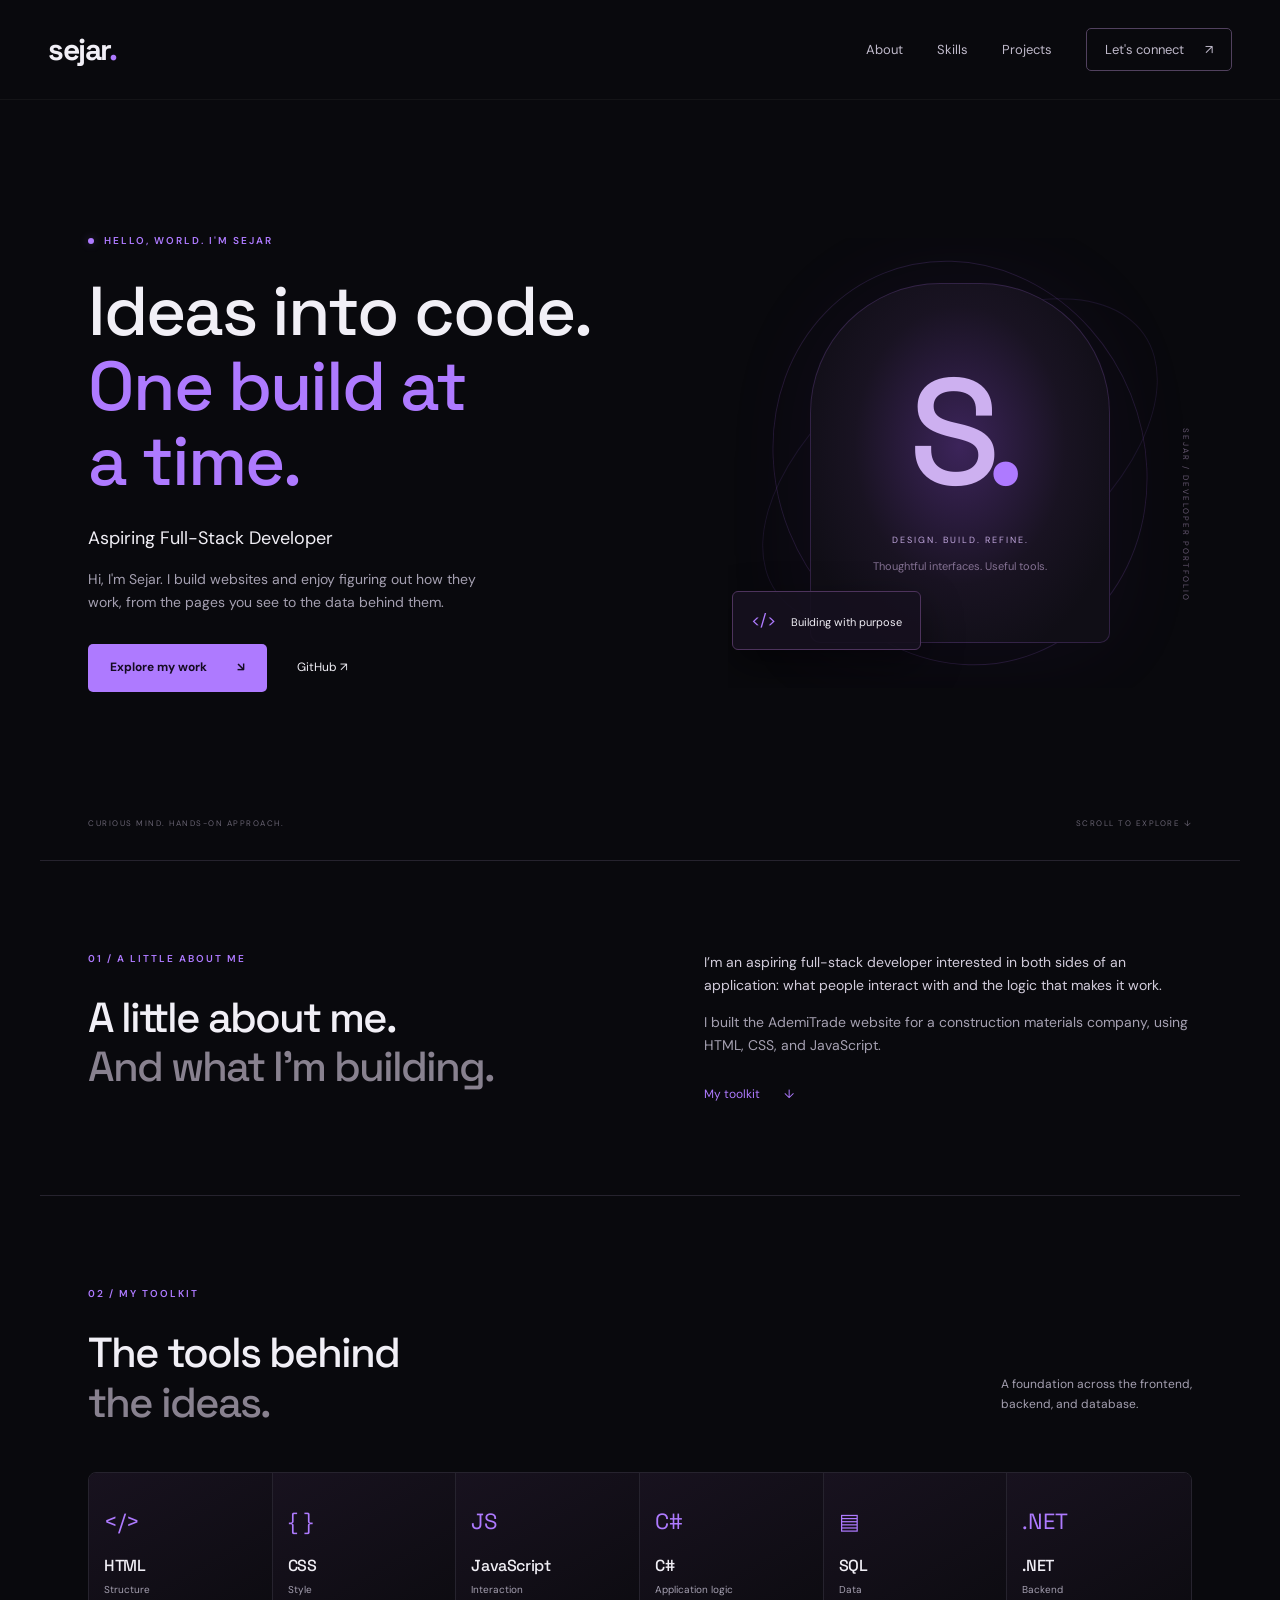
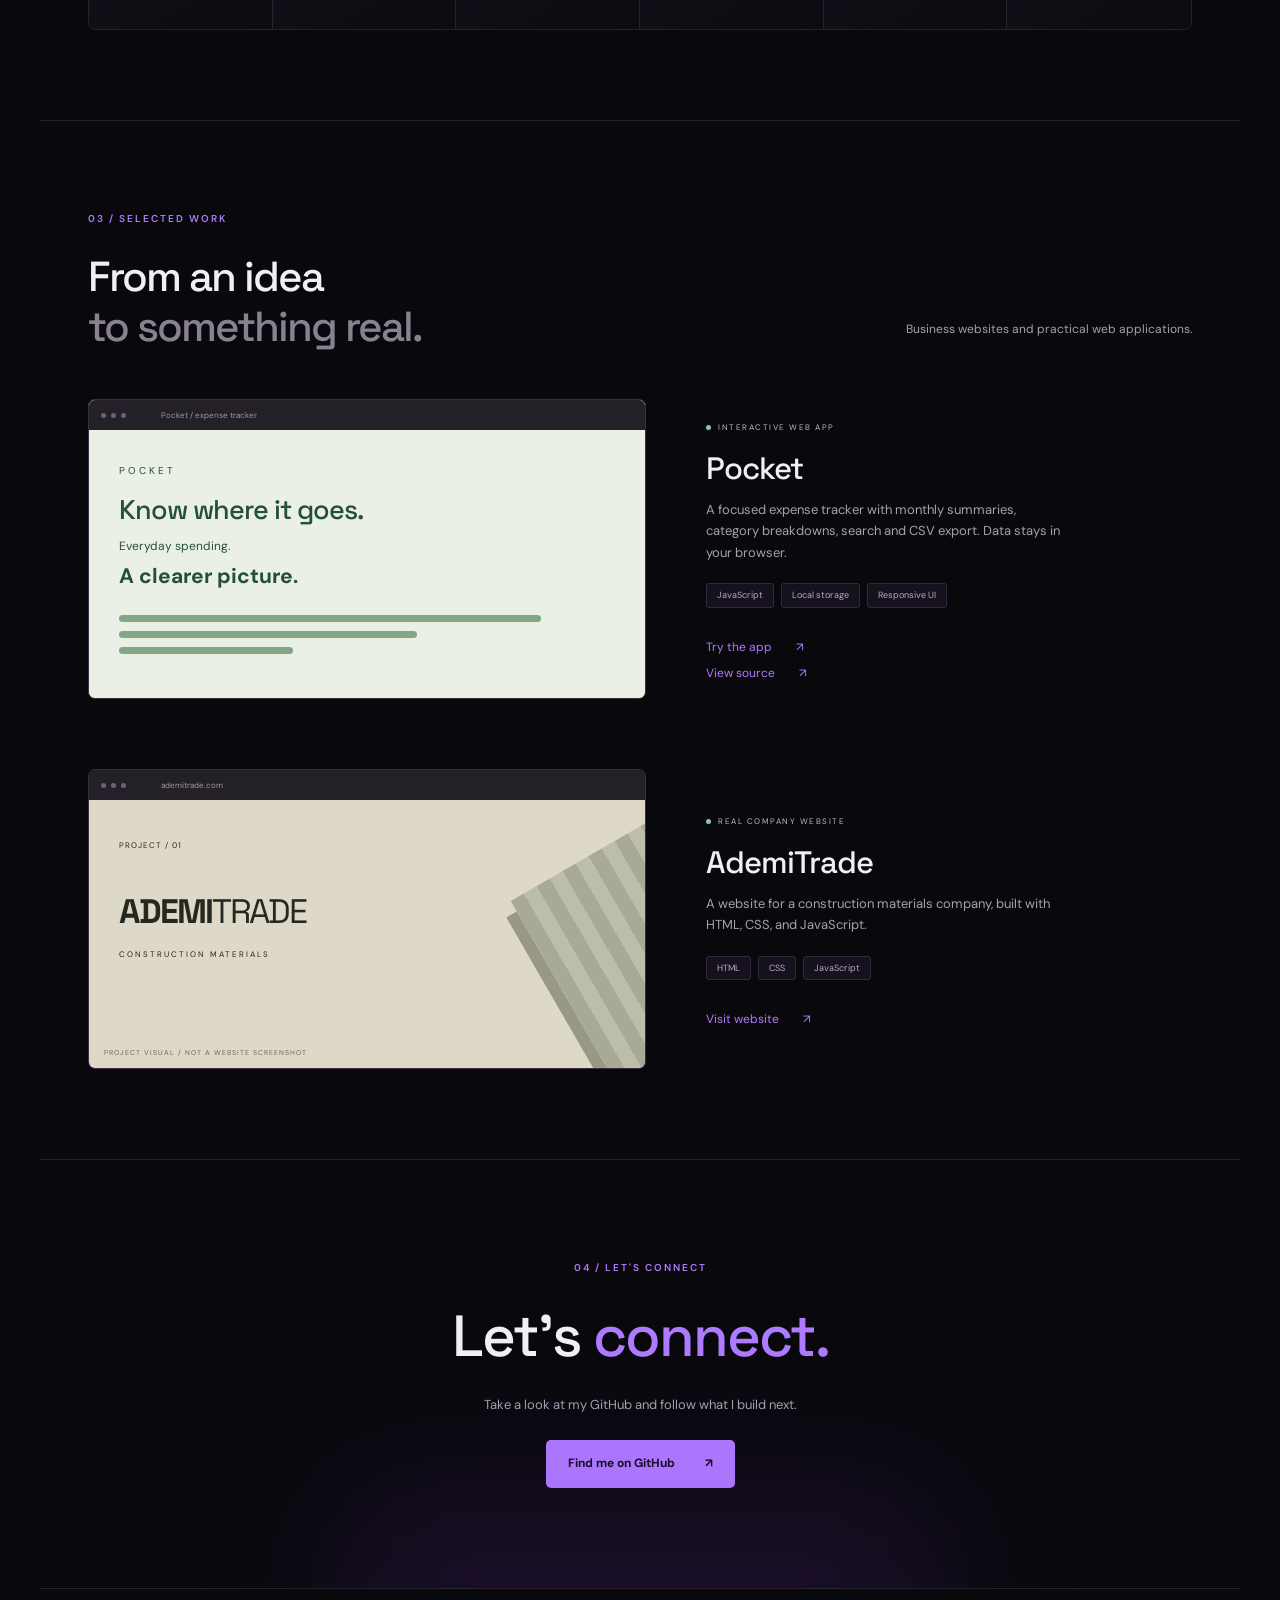
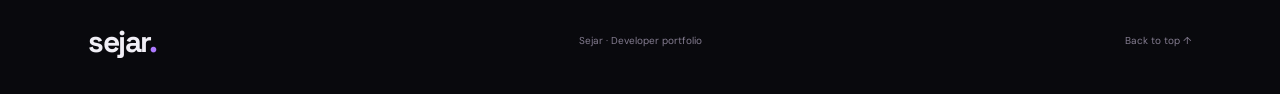
<file: index.html>
<!doctype html>
<html lang="en">
  <head>
    <meta charset="UTF-8" />
    <meta name="viewport" content="width=device-width,initial-scale=1" />
    <meta
      name="description"
      content="Sejar | Aspiring Full-Stack Developer. Explore my skills and projects in web and .NET development."
    />
    <meta name="theme-color" content="#09090d" />
    <title>Sejar | Aspiring Full-Stack Developer</title>
    <link rel="stylesheet" href="style.css" />
  </head>
  <body>
    <a class="skip" href="#main">Skip to content</a>
    <header>
      <a class="logo" href="#home" aria-label="Sejar home"
        >sejar<span>.</span>
      </a>
      <nav aria-label="Main navigation">
        <a href="#about">About</a>
        <a href="#skills">Skills</a>
        <a href="#projects">Projects</a>
        <a class="nav-contact" href="#contact"
          >Let's connect <span>↗</span>
        </a>
      </nav>
    </header>
    <main id="main">
      <section class="hero wrap" id="home">
        <div class="hero-copy">
          <p class="eyebrow">
            <span class="dot"> </span> HELLO, WORLD. I'M SEJAR
          </p>
          <h1>
            Ideas into code.<br />
            <span>One build at<br />a time.</span>
          </h1>
          <p class="role">Aspiring Full-Stack Developer</p>
          <p class="intro">
            Hi, I'm Sejar. I build websites and enjoy figuring out how they
            work, from the pages you see to the data behind them.
          </p>
          <div class="actions">
            <a class="button primary" href="#projects"
              >Explore my work <span>↘</span>
            </a>
            <a
              class="text-link"
              href="https://github.com/sejardev"
              target="_blank"
              rel="noopener noreferrer"
              >GitHub ↗</a
            >
          </div>
        </div>
        <div class="portrait-composition">
          <div class="orbit orbit-one"></div>
          <div class="orbit orbit-two"></div>
          <div class="portrait">
            <span class="corner tl"> </span>
            <span class="corner br"> </span>
            <div class="portrait-symbol" aria-hidden="true">
              S<span>.</span>
            </div>
            <p>DESIGN. BUILD. REFINE.</p>
            <span class="portrait-note">Thoughtful interfaces. Useful tools.</span>
          </div>
          <div class="float-label">
            <span class="purple">&lt;/&gt;</span> Building with purpose
          </div>
          <span class="coordinate">SEJAR / DEVELOPER PORTFOLIO</span>
        </div>
        <div class="hero-bottom">
          <span>CURIOUS MIND. HANDS-ON APPROACH.</span>
          <a href="#about">SCROLL TO EXPLORE ↓</a>
        </div>
      </section>
      <section class="about wrap section" id="about">
        <div>
          <p class="eyebrow">01 / A LITTLE ABOUT ME</p>
          <h2>
            A little about me.<br />
            <span>And what I’m building.</span>
          </h2>
        </div>
        <div class="about-copy">
          <p>
            I’m an aspiring full-stack developer interested in both sides of an
            application: what people interact with and the logic that makes it
            work.
          </p>
          <p>
            I built the AdemiTrade website for a construction materials company,
            using HTML, CSS, and JavaScript.
          </p>
          <a class="text-link" href="#skills">My toolkit <span>↓</span> </a>
        </div>
      </section>
      <section class="wrap section" id="skills">
        <div class="section-heading">
          <div>
            <p class="eyebrow">02 / MY TOOLKIT</p>
            <h2>
              The tools behind<br />
              <span>the ideas.</span>
            </h2>
          </div>
          <p>A foundation across the frontend,<br />backend, and database.</p>
        </div>
        <div class="skills">
          <div>
            <span class="skill-icon">&lt;/&gt;</span>
            <h3>HTML</h3>
            <p>Structure</p>
          </div>
          <div>
            <span class="skill-icon">{ }</span>
            <h3>CSS</h3>
            <p>Style</p>
          </div>
          <div>
            <span class="skill-icon">JS</span>
            <h3>JavaScript</h3>
            <p>Interaction</p>
          </div>
          <div>
            <span class="skill-icon">C#</span>
            <h3>C#</h3>
            <p>Application logic</p>
          </div>
          <div>
            <span class="skill-icon">▤</span>
            <h3>SQL</h3>
            <p>Data</p>
          </div>
          <div>
            <span class="skill-icon">.NET</span>
            <h3>.NET</h3>
            <p>Backend</p>
          </div>
        </div>
      </section>
      <section class="wrap section" id="projects">
        <div class="section-heading">
          <div>
            <p class="eyebrow">03 / SELECTED WORK</p>
            <h2>
              From an idea<br />
              <span>to something real.</span>
            </h2>
          </div>
          <p>Business websites and practical web applications.</p>
        </div>
        <article class="project">
          <div class="project-art pocket-art" aria-label="Illustrative Pocket expense tracker preview">
            <div class="browser-bar"><i></i><i></i><i></i><span>Pocket / expense tracker</span></div>
            <div class="pocket-preview"><span>POCKET</span><h3>Know where it goes.</h3><div class="pocket-preview-total">Everyday spending.<br><strong>A clearer picture.</strong></div><div class="preview-bars"><i></i><i></i><i></i></div></div>
          </div>
          <div class="project-copy"><p class="status"><span class="dot"></span> INTERACTIVE WEB APP</p><h3>Pocket</h3><p>A focused expense tracker with monthly summaries, category breakdowns, search and CSV export. Data stays in your browser.</p><div class="tags"><span>JavaScript</span><span>Local storage</span><span>Responsive UI</span></div><a class="text-link" href="pocket/">Try the app <span>↗</span></a><br><a class="text-link" href="https://github.com/sejardev/sejar-portfolio/tree/main/pocket">View source <span>↗</span></a></div>
        </article>
        <article class="project">
          <div
            class="project-art trade"
            aria-label="Illustrative AdemiTrade project graphic"
          >
            <div class="browser-bar">
              <i> </i>
              <i> </i>
              <i> </i>
              <span>ademitrade.com</span>
            </div>
            <div class="trade-art">
              <span>PROJECT / 01</span>
              <strong>ADEMI<span>TRADE</span> </strong>
              <div class="material-lines"></div>
              <p>CONSTRUCTION MATERIALS</p>
            </div>
            <span class="art-caption"
              >PROJECT VISUAL / NOT A WEBSITE SCREENSHOT</span
            >
          </div>
          <div class="project-copy">
            <p class="status">
              <span class="dot"> </span> REAL COMPANY WEBSITE
            </p>
            <h3>AdemiTrade</h3>
            <p>
              A website for a construction materials company, built with HTML,
              CSS, and JavaScript.
            </p>
            <div class="tags">
              <span>HTML</span>
              <span>CSS</span>
              <span>JavaScript</span>
            </div>
            <a
              class="text-link"
              href="https://ademitrade.com"
              target="_blank"
              rel="noopener noreferrer"
              >Visit website <span>↗</span>
            </a>
          </div>
        </article>
      </section>
      <section class="contact wrap section" id="contact">
        <p class="eyebrow">04 / LET'S CONNECT</p>
        <h2>Let’s <span>connect.</span></h2>
        <p>Take a look at my GitHub and follow what I build next.</p>
        <a
          class="button primary"
          href="https://github.com/sejardev"
          target="_blank"
          rel="noopener noreferrer"
          >Find me on GitHub <span>↗</span>
        </a>
        <div class="contact-glow" aria-hidden="true"></div>
      </section>
    </main>
    <footer class="wrap">
      <a class="logo" href="#home">sejar<span>.</span> </a>
      <p>Sejar · Developer portfolio</p>
      <a href="#home">Back to top ↑</a>
    </footer>
    <script src="script.js"></script>
  </body>
</html>
</file>
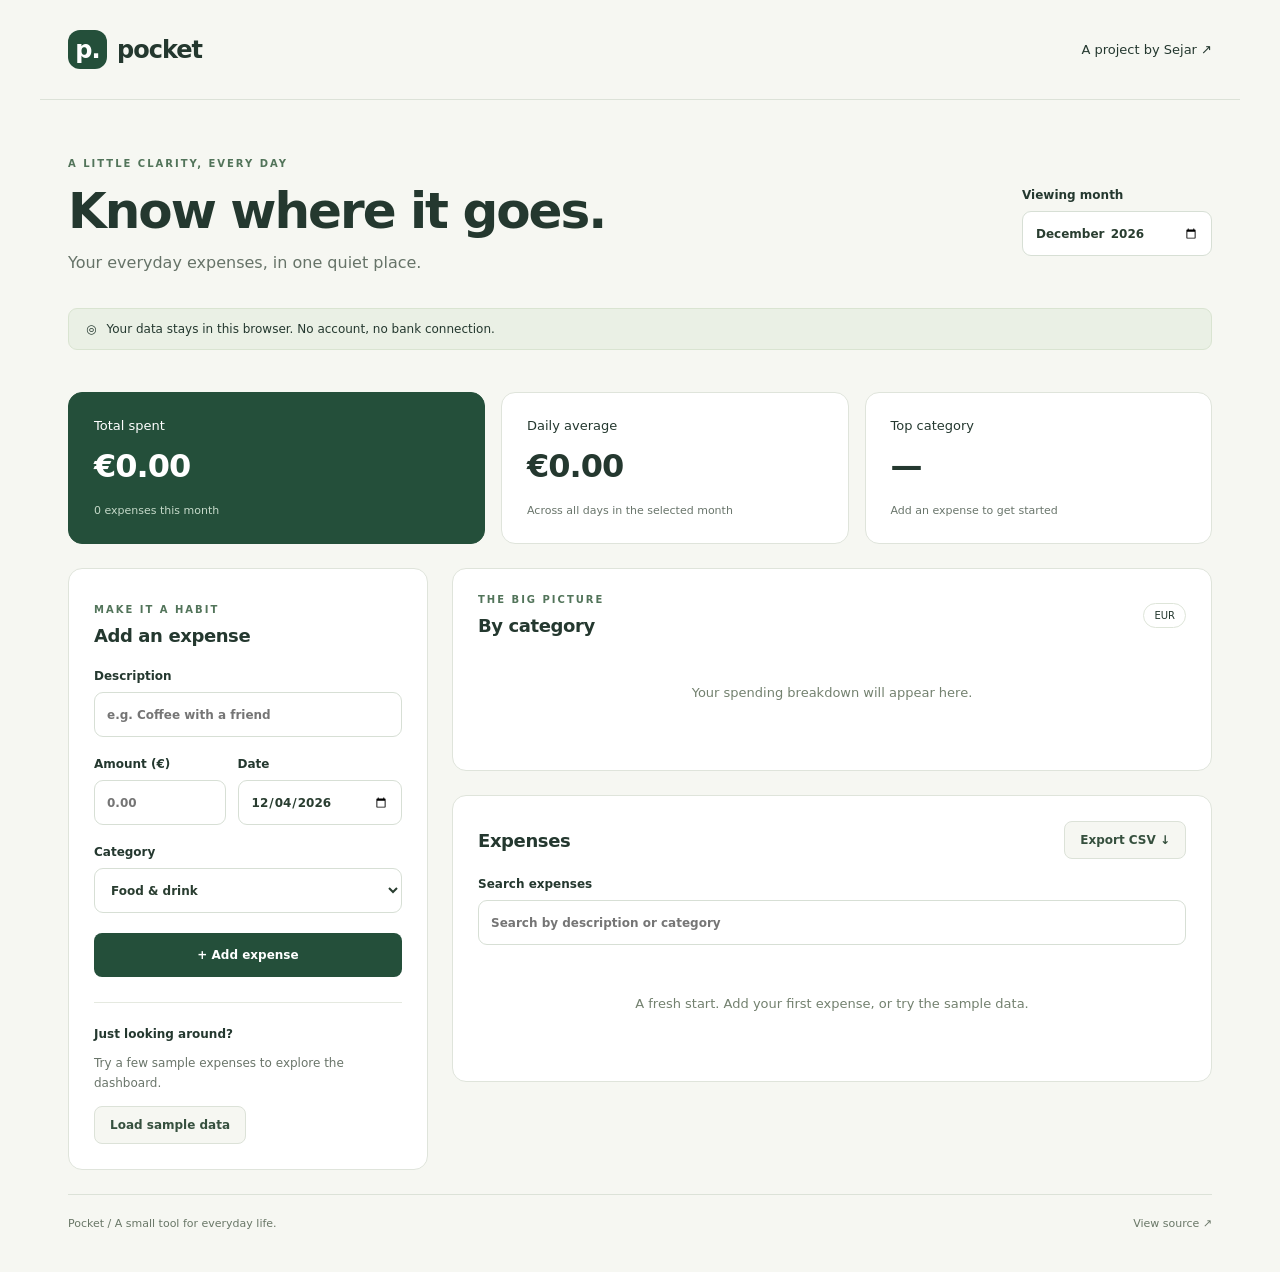
<file: pocket/index.html>
<!doctype html>
<html lang="en"><head><meta charset="utf-8"><meta name="viewport" content="width=device-width, initial-scale=1"><meta name="description" content="Pocket — a simple expense tracker with monthly summaries and private, on-device storage. A project by Sejar."><title>Pocket · Expense tracker</title><link rel="stylesheet" href="style.css"></head>
<body><a class="skip" href="#main">Skip to content</a><header><a class="brand" href="./"><span class="mark">p.</span> pocket</a><a href="../">A project by Sejar ↗</a></header><main id="main"><div class="intro"><div><p class="eyebrow">A LITTLE CLARITY, EVERY DAY</p><h1>Know where it goes.</h1><p>Your everyday expenses, in one quiet place.</p></div><label>Viewing month<input type="month" id="month" required></label></div><div class="notice"><span>◎</span> Your data stays in this browser. No account, no bank connection.</div><p id="message" role="status" aria-live="polite"></p><section class="stats" aria-label="Monthly summary"><article class="total"><p>Total spent</p><h2 id="total">€0.00</h2><span id="count">0 expenses this month</span></article><article><p>Daily average</p><h2 id="average">€0.00</h2><span>Across all days in the selected month</span></article><article><p>Top category</p><h2 id="top">—</h2><span id="top-amount">Add an expense to get started</span></article></section><div class="workspace"><section class="panel entry"><p class="eyebrow">MAKE IT A HABIT</p><h2>Add an expense</h2><form id="expense-form"><label>Description<input id="description" maxlength="80" placeholder="e.g. Coffee with a friend" required></label><div class="pair"><label>Amount (€)<input id="amount" type="number" min="0.01" max="999999.99" step="0.01" placeholder="0.00" required></label><label>Date<input id="date" type="date" required></label></div><label>Category<select id="category"><option>Food & drink</option><option>Groceries</option><option>Transport</option><option>Shopping</option><option>Bills</option><option>Other</option></select></label><button type="submit" class="primary">+ Add expense</button></form><div class="try"><strong>Just looking around?</strong><p>Try a few sample expenses to explore the dashboard.</p><button id="sample" class="secondary">Load sample data</button></div></section><div><section class="panel"><div class="section-head"><div><p class="eyebrow">THE BIG PICTURE</p><h2>By category</h2></div><span class="badge">EUR</span></div><div id="breakdown"></div></section><section class="panel transactions"><div class="section-head"><h2>Expenses</h2><button id="export" class="secondary">Export CSV ↓</button></div><label class="search">Search expenses<input type="search" id="search" placeholder="Search by description or category"></label><div id="list"></div></section></div></div><footer><span>Pocket / A small tool for everyday life.</span><a href="https://github.com/sejardev/sejar-portfolio/tree/main/pocket">View source ↗</a></footer></main><script type="module" src="app.js"></script></body></html>
</file>
<file: style.css>
@import url("https://fonts.googleapis.com/css2?family=DM+Sans:wght@400;500;600;700&family=Space+Grotesk:wght@400;500;600;700&display=swap");
:root {
  --bg: #09090d;
  --panel: #111116;
  --line: #26232e;
  --purple: #ae7aff;
  --text: #f1eff6;
  --muted: #a5a0b1;
}
* {
  box-sizing: border-box;
}
html {
  scroll-behavior: smooth;
  scroll-padding-top: 90px;
}
body {
  margin: 0;
  background: var(--bg);
  color: var(--text);
  font-family: "DM Sans", sans-serif;
  line-height: 1.65;
}
a {
  color: inherit;
  text-decoration: none;
}
button,
a {
  -webkit-tap-highlight-color: transparent;
}
a:focus-visible {
  outline: 2px solid var(--purple);
  outline-offset: 6px;
}
::selection {
  background: #7543bb;
  color: white;
}
.wrap {
  max-width: 1200px;
  margin: auto;
  padding-left: 48px;
  padding-right: 48px;
}
header {
  height: 100px;
  max-width: 1296px;
  padding: 0 48px;
  margin: auto;
  display: flex;
  align-items: center;
  justify-content: space-between;
  border-bottom: 1px solid #ffffff0b;
}
.logo {
  font-family: "Space Grotesk", sans-serif;
  font-size: 30px;
  font-weight: 700;
  letter-spacing: -1.5px;
}
.logo span {
  color: var(--purple);
}
nav {
  display: flex;
  gap: 34px;
  align-items: center;
  font-size: 13px;
  color: #c0bacb;
}
nav a:hover,
.text-link:hover,
footer > a:hover {
  color: var(--purple);
}
.nav-contact {
  border: 1px solid #51415e;
  padding: 10px 18px;
  border-radius: 5px;
}
.nav-contact span {
  margin-left: 18px;
}
.hero {
  min-height: 760px;
  position: relative;
  display: grid;
  grid-template-columns: 1.25fr 1fr;
  align-items: center;
  padding-top: 65px;
  padding-bottom: 100px;
  gap: 60px;
}
.eyebrow {
  font-size: 10px;
  font-weight: 600;
  letter-spacing: 2px;
  color: var(--purple);
  display: flex;
  align-items: center;
  gap: 10px;
  margin: 0 0 25px;
}
.dot {
  width: 6px;
  height: 6px;
  background: var(--purple);
  display: inline-block;
  border-radius: 50%;
  box-shadow: 0 0 10px #ae7aff55;
}
h1,
h2,
h3 {
  font-family: "Space Grotesk", sans-serif;
  font-weight: 500;
  line-height: 1.08;
  margin: 0;
  letter-spacing: -2px;
}
h1 {
  font-size: clamp(45px, 5.4vw, 70px);
}
h1 > span {
  color: var(--purple);
}
.role {
  font-size: 18px;
  margin: 26px 0 14px;
}
.intro {
  font-size: 14px;
  max-width: 410px;
  color: var(--muted);
  margin: 0;
}
.actions {
  display: flex;
  align-items: center;
  gap: 30px;
  margin-top: 30px;
}
.button {
  display: inline-flex;
  align-items: center;
  justify-content: center;
  gap: 30px;
  padding: 14px 22px;
  border-radius: 5px;
  font-size: 12px;
  font-weight: 700;
  transition:
    transform 0.2s,
    box-shadow 0.2s;
}
.button:hover {
  transform: translateY(-3px);
  box-shadow: 0 8px 30px #9357ec30;
}
.primary {
  background: var(--purple);
  color: #140b21;
}
.text-link {
  font-size: 12px;
  display: inline-flex;
  gap: 24px;
  align-items: center;
}
.portrait-composition {
  height: 450px;
  position: relative;
  display: flex;
  align-items: center;
  justify-content: center;
}
.portrait {
  width: 300px;
  height: 360px;
  position: relative;
  background: radial-gradient(
    ellipse at 50% 45%,
    #3c245a 0,
    #191322 50%,
    #100e16 80%
  );
  border: 1px solid #61408766;
  display: flex;
  flex-direction: column;
  align-items: center;
  justify-content: center;
  border-radius: 130px 130px 10px 10px;
  box-shadow: 0 0 100px #8e44ea10;
}
.portrait-symbol {
  font-family: "Space Grotesk", sans-serif;
  font-weight: 500;
  font-size: 150px;
  line-height: 1.1;
  letter-spacing: -15px;
  color: #cdb0f0;
}
.portrait-symbol span {
  color: var(--purple);
}
.portrait p {
  font-size: 9px;
  letter-spacing: 2px;
  margin-top: 18px;
  color: #c2a8df;
}
.portrait-note {
  font-size: 11px;
  color: #847193;
}
.orbit {
  position: absolute;
  border: 1px solid #a56cf129;
  width: 410px;
  height: 410px;
  border-radius: 50%;
  transform: rotate(-22deg) scaleX(0.9);
}
.orbit-two {
  width: 450px;
  height: 250px;
  transform: rotate(-35deg);
  border-color: #a56cf11c;
}
.float-label {
  position: absolute;
  bottom: 38px;
  left: 4px;
  background: #15101ee8;
  border: 1px solid #4d335c;
  border-radius: 6px;
  padding: 14px 18px;
  font-size: 11px;
  box-shadow: 0 15px 40px #0007;
  animation: float 6s ease-in-out infinite;
}
.purple {
  color: var(--purple);
  margin-right: 12px;
  font-size: 17px;
}
.coordinate {
  position: absolute;
  right: -30px;
  top: 190px;
  writing-mode: vertical-rl;
  font-size: 8px;
  letter-spacing: 2px;
  color: #655770;
}
.hero-bottom {
  position: absolute;
  bottom: 30px;
  left: 48px;
  right: 48px;
  display: flex;
  justify-content: space-between;
  color: #686372;
  font-size: 8px;
  letter-spacing: 1.5px;
}
.section {
  padding-top: 90px;
  padding-bottom: 90px;
  border-top: 1px solid var(--line);
}
h2 {
  font-size: 42px;
  line-height: 1.18;
}
h2 span {
  color: #88818f;
}
.about {
  display: grid;
  grid-template-columns: 1.1fr 1fr;
  gap: 80px;
}
.about-copy {
  font-size: 14px;
  color: var(--muted);
}
.about-copy p:first-child {
  margin-top: 0;
  color: #d2ccdb;
}
.about-copy .text-link {
  color: var(--purple);
  margin-top: 14px;
}
.section-heading {
  display: flex;
  align-items: end;
  justify-content: space-between;
  margin-bottom: 45px;
}
.section-heading > p {
  color: var(--muted);
  font-size: 12px;
}
.skills {
  display: grid;
  grid-template-columns: repeat(6, 1fr);
  border: 1px solid var(--line);
  border-radius: 8px;
  overflow: hidden;
}
.skills > div {
  padding: 30px 15px;
  border-right: 1px solid var(--line);
  background: linear-gradient(150deg, #18121f, #0c0b10);
  transition: background 0.2s;
}
.skills > div:hover {
  background: #21152f;
}
.skills > div:last-child {
  border: 0;
}
.skill-icon {
  height: 40px;
  display: block;
  color: var(--purple);
  font-family: "Space Grotesk", sans-serif;
  font-size: 22px;
}
.skills h3 {
  font-size: 16px;
  letter-spacing: -0.4px;
  margin-top: 14px;
}
.skills p {
  font-size: 10px;
  color: var(--muted);
  margin: 8px 0 0;
}
.project {
  display: grid;
  grid-template-columns: 1.15fr 1fr;
  gap: 60px;
  align-items: center;
  margin-top: 48px;
}
.project + .project {
  margin-top: 70px;
}
.project-art {
  height: 300px;
  border: 1px solid #38303e;
  border-radius: 7px;
  overflow: hidden;
  position: relative;
}
.browser-bar {
  height: 30px;
  background: #242027;
  display: flex;
  align-items: center;
  gap: 5px;
  padding: 0 12px;
}
.browser-bar i {
  height: 5px;
  width: 5px;
  background: #6e6177;
  border-radius: 50%;
}
.browser-bar span {
  font-size: 8px;
  color: #9f96a7;
  margin-left: 30px;
}
.trade-art {
  height: 270px;
  background: #ddd8c8;
  color: #252820;
  padding: 30px;
  position: relative;
  overflow: hidden;
}
.trade-art > span {
  font-size: 8px;
  letter-spacing: 1px;
}
.trade-art strong {
  font-family: "Space Grotesk", sans-serif;
  font-size: 34px;
  display: block;
  margin-top: 27px;
  letter-spacing: -2px;
}
.trade-art strong span {
  font-weight: 400;
}
.trade-art p {
  font-size: 8px;
  letter-spacing: 2px;
  position: relative;
}
.material-lines {
  position: absolute;
  width: 210px;
  height: 240px;
  right: -60px;
  top: 45px;
  transform: rotate(-30deg);
  background: repeating-linear-gradient(
    90deg,
    #777b69 0 15px,
    #9ba18b 15px 30px
  );
  box-shadow: -12px 12px 0 #535944;
}
.art-caption {
  position: absolute;
  bottom: 10px;
  left: 15px;
  font-size: 7px;
  letter-spacing: 1px;
  color: #6d665a;
}
.status {
  font-size: 8px;
  letter-spacing: 1.5px;
  display: flex;
  align-items: center;
  gap: 7px;
  color: #c1b8cd;
  margin-bottom: 18px;
}
.status .dot {
  background: #92c5a1;
  box-shadow: none;
  width: 5px;
  height: 5px;
}
.project-copy h3 {
  font-size: 31px;
  letter-spacing: -1px;
}
.project-copy > p:not(.status) {
  font-size: 13px;
  color: var(--muted);
  max-width: 360px;
}
.tags {
  display: flex;
  gap: 7px;
  flex-wrap: wrap;
  margin: 20px 0 25px;
}
.tags span {
  font-size: 9px;
  border: 1px solid #32293e;
  background: #15111d;
  padding: 4px 10px;
  border-radius: 3px;
  color: #b8a9cc;
}
.project-copy .text-link {
  color: var(--purple);
}
.contact {
  text-align: center;
  position: relative;
  overflow: hidden;
  padding-top: 100px;
  padding-bottom: 100px;
}
.contact .eyebrow {
  justify-content: center;
}
.contact h2 {
  font-size: 58px;
}
.contact h2 span {
  color: var(--purple);
}
.contact > p:not(.eyebrow) {
  font-size: 13px;
  color: var(--muted);
  margin: 24px 0;
}
.contact-glow {
  position: absolute;
  left: 25%;
  bottom: -200px;
  width: 50%;
  height: 300px;
  background: #7d33c826;
  filter: blur(70px);
  pointer-events: none;
}
footer {
  display: flex;
  align-items: center;
  justify-content: space-between;
  border-top: 1px solid var(--line);
  padding-top: 28px !important;
  padding-bottom: 28px !important;
}
footer p,
footer > a:last-child {
  font-size: 10px;
  color: #847c90;
}
.skip {
  position: absolute;
  top: -100px;
  left: 20px;
  background: var(--purple);
  color: black;
  padding: 10px;
  z-index: 20;
}
.skip:focus {
  top: 10px;
}
@keyframes float {
  50% {
    transform: translateY(-8px);
  }
}
@media (min-width: 800px) {
  .hero-copy {
    animation: arrive 0.7s ease both;
  }
  .portrait-composition {
    animation: arrive 1s ease both;
  }
  @keyframes arrive {
    from {
      opacity: 0;
      transform: translateY(15px);
    }
    to {
      opacity: 1;
      transform: none;
    }
  }
}
@media (max-width: 900px) {
  .wrap {
    padding-left: 28px;
    padding-right: 28px;
  }
  header {
    padding: 0 28px;
  }
  .hero {
    gap: 15px;
  }
  .portrait {
    width: 240px;
    height: 320px;
  }
  .orbit {
    width: 310px;
    height: 350px;
  }
  .orbit-two {
    width: 340px;
    height: 220px;
  }
  .coordinate {
    right: -10px;
  }
  .about {
    gap: 35px;
  }
  .project {
    gap: 30px;
  }
  .skills {
    grid-template-columns: repeat(3, 1fr);
  }
  .skills > div:nth-child(3) {
    border-right: 0;
  }
  .skills > div:nth-child(-n + 3) {
    border-bottom: 1px solid var(--line);
  }
}
@media (max-width: 760px) {
  header {
    height: 80px;
    padding: 0 22px;
  }
  nav {
    gap: 17px;
    font-size: 11px;
  }
  .nav-contact {
    padding: 7px 10px;
  }
  .nav-contact span {
    display: none;
  }
  nav a:first-child {
    display: none;
  }
  .wrap {
    padding-left: 24px;
    padding-right: 24px;
  }
  .hero {
    grid-template-columns: 1fr;
    padding-top: 48px;
    padding-bottom: 80px;
    gap: 10px;
  }
  .hero h1 {
    font-size: 53px;
  }
  .role {
    font-size: 16px;
  }
  .intro {
    font-size: 13px;
  }
  .portrait-composition {
    height: 390px;
    margin-top: 30px;
  }
  .portrait {
    width: 260px;
    height: 320px;
  }
  .float-label {
    left: 5%;
    bottom: 15px;
  }
  .coordinate {
    right: 0;
  }
  .hero-bottom {
    left: 24px;
    right: 24px;
    font-size: 6px;
    letter-spacing: 1px;
    bottom: 22px;
  }
  .section {
    padding-top: 60px;
    padding-bottom: 60px;
  }
  .about {
    grid-template-columns: 1fr;
    gap: 28px;
  }
  h2 {
    font-size: 32px;
  }
  .section-heading {
    display: block;
    margin-bottom: 30px;
  }
  .section-heading > p {
    margin-top: 22px;
  }
  .project {
    grid-template-columns: 1fr;
    gap: 25px;
  }
  .project-art {
    height: 270px;
  }
  .project + .project {
    margin-top: 55px;
  }
  .project-copy h3 {
    font-size: 29px;
  }
  .contact h2 {
    font-size: 43px;
  }
  .skills > div {
    padding: 24px 15px;
  }
  footer {
    flex-wrap: wrap;
    gap: 15px;
  }
  footer p {
    order: 3;
    width: 100%;
    margin: 0;
  }
  footer > a:last-child {
    margin-left: auto;
  }
  .eyebrow {
    font-size: 9px;
    letter-spacing: 1.5px;
  }
}
@media (prefers-reduced-motion: reduce) {
  html {
    scroll-behavior: auto;
  }
  *,
  *::before,
  *::after {
    animation: none !important;
    transition: none !important;
  }
}
/* Keep decorative elements contained at narrow widths. */
.portrait-composition {
  min-width: 0;
  overflow: clip;
}
.hero-copy,
.project-copy {
  min-width: 0;
}
.coordinate {
  right: 0;
}
nav a[aria-current="location"] {
  color: var(--purple);
}
@media (max-width: 760px) {
  .hero h1 {
    font-size: clamp(42px, 11vw, 53px);
  }
  .hero {
    min-width: 0;
  }
  .portrait-composition {
    margin-left: -10px;
    margin-right: -10px;
  }
  .hero-bottom {
    flex-wrap: wrap;
    gap: 10px;
  }
  .project-copy > p:not(.status) {
    font-size: 14px;
  }
}
@media (max-width: 400px) {
  .skills {
    grid-template-columns: repeat(2, minmax(0, 1fr));
  }
  .skills > div {
    border-bottom: 1px solid var(--line);
  }
  .skills > div:nth-child(3) {
    border-right: 1px solid var(--line);
  }
  .skills > div:nth-child(2n) {
    border-right: 0;
  }
  .skills > div:nth-last-child(-n + 2) {
    border-bottom: 0;
  }
  .actions {
    gap: 24px;
  }
  .portrait {
    max-width: 90%;
  }
  .tags span {
    font-size: 10px;
  }
}
.trade-art strong,
.trade-art > p {
  position: relative;
  z-index: 1;
}
.material-lines {
  width: 160px;
  right: -75px;
  opacity: 0.5;
}
.art-caption {
  z-index: 2;
}

.pocket-art{background:#eaf0e5;color:#244f3a}.pocket-preview{padding:26px 30px}.pocket-preview>span{font-size:10px;letter-spacing:3px}.pocket-preview h3{font-size:27px;letter-spacing:-1px;margin:12px 0}.pocket-preview-total{font-size:12px;line-height:1.8}.pocket-preview-total strong{font-size:21px}.preview-bars{display:grid;gap:9px;margin-top:20px}.preview-bars i{display:block;background:#85a684;height:7px;border-radius:6px;width:85%}.preview-bars i:nth-child(2){width:60%}.preview-bars i:nth-child(3){width:35%}
</file>
<file: pocket/style.css>
:root{font-family:Inter,ui-sans-serif,system-ui,-apple-system,BlinkMacSystemFont,"Segoe UI",sans-serif;color:#24382f;background:#f6f7f2;font-synthesis:none}*{box-sizing:border-box}body{margin:0}a{color:inherit;text-decoration:none}a:hover{text-decoration:underline}button,input,select{font:inherit}button,a,input,select{touch-action:manipulation}:focus-visible{outline:3px solid #bd752d;outline-offset:4px}header{max-width:1200px;margin:auto;display:flex;justify-content:space-between;align-items:center;padding:30px 28px;border-bottom:1px solid #dce2d8;font-size:13px}.brand{display:flex;align-items:center;gap:10px;font-weight:750;font-size:24px;letter-spacing:-1px}.mark{display:grid;place-items:center;background:#244f3a;color:#fff;width:39px;height:39px;border-radius:12px}main{max-width:1200px;margin:auto;padding:48px 28px 20px}.intro{display:flex;justify-content:space-between;align-items:center;gap:25px}.eyebrow{font-size:10px;letter-spacing:2px;font-weight:700;color:#52745a}h1{font-size:clamp(34px,4vw,50px);letter-spacing:-2px;font-weight:600;margin:13px 0}.intro p:not(.eyebrow){color:#667368;margin:0 0 24px}label{display:grid;gap:9px;font-size:12px;font-weight:600}input,select{width:100%;border:1px solid #d7dfd5;background:#fff;border-radius:9px;padding:12px;color:#293d30;min-height:45px}input[type=month]{min-width:190px}.notice{background:#eaf0e5;border:1px solid #d9e4d1;border-radius:9px;padding:13px 17px;font-size:12px;display:flex;gap:10px;align-items:center;margin:12px 0 0}#message{font-size:13px;min-height:18px;margin:12px 0}.stats{display:grid;grid-template-columns:1.2fr 1fr 1fr;gap:16px;margin-bottom:24px}.stats article{background:white;border:1px solid #dfe4db;padding:25px;border-radius:14px}.stats .total{background:#244f3a;color:#fff;border-color:#244f3a}.stats p{font-size:13px;margin:0 0 14px}.stats h2{font-size:32px;letter-spacing:-1px;margin:0 0 14px;font-weight:600}.stats span{font-size:11px;color:#69756b}.total span{color:#c5d9c9}.workspace{display:grid;grid-template-columns:360px 1fr;gap:24px;align-items:start}.panel{background:#fff;border:1px solid #dfe4db;border-radius:14px;padding:25px;margin-bottom:24px}h2{font-size:18px;letter-spacing:-.4px;margin:0 0 23px}form{display:grid;gap:20px}.pair{display:grid;grid-template-columns:1fr 1.25fr;gap:12px;min-width:0}.pair label{min-width:0}button{cursor:pointer;border-radius:8px;padding:11px 15px;border:1px solid transparent;font-weight:600;font-size:12px}.primary{background:#244f3a;color:#fff;padding:14px}.primary:hover{background:#183d29}.secondary{background:#f6f7f2;border-color:#dce2d8;color:#36503e}.secondary:hover{background:#e8eee3}.try{border-top:1px solid #e5e9e0;margin-top:25px;padding-top:24px;font-size:12px}.try p{color:#6a756a;line-height:1.7}.section-head{display:flex;align-items:center;justify-content:space-between;gap:12px;margin-bottom:18px}.section-head h2{margin:0}.section-head .eyebrow{margin-top:0}.badge{border:1px solid #dee5d9;border-radius:20px;padding:6px 10px;font-size:10px}.category{margin:17px 0}.category-head{display:flex;justify-content:space-between;font-size:12px;margin-bottom:8px}.track{height:7px;background:#edf1e8;border-radius:8px;overflow:hidden}.bar{height:100%;background:#6b9070;border-radius:8px}.search{margin-bottom:20px}.row{display:grid;grid-template-columns:1fr auto auto;align-items:center;gap:14px;padding:15px 0;border-top:1px solid #edf0e8}.row strong{font-size:13px;overflow-wrap:anywhere}.row small{display:block;color:#6c786b;font-size:11px;margin-top:6px}.delete{color:#8e443a;background:#fff;border:1px solid #eadfda;font-size:11px;padding:7px}.empty{padding:28px 10px;text-align:center;color:#73816f;font-size:13px;line-height:1.7}footer{display:flex;justify-content:space-between;gap:20px;border-top:1px solid #dce2d8;padding:22px 0;font-size:11px;color:#697767}.skip{position:absolute;left:-10000px}.skip:focus{left:20px;top:10px;background:white;padding:15px;z-index:3}@media(max-width:850px){.workspace{grid-template-columns:1fr}.stats{grid-template-columns:1fr 1fr 1fr}.stats article{padding:18px}.stats h2{font-size:25px}}@media(max-width:550px){header{padding:20px}main{padding:28px 20px}.intro{display:block}.intro>label{margin:20px 0}.stats{grid-template-columns:1fr}.stats article{padding:22px}.stats h2{font-size:32px}.panel{padding:20px}.row{gap:8px}.notice{line-height:1.6}footer{flex-direction:column}.pair{grid-template-columns:1fr}}
</file>
